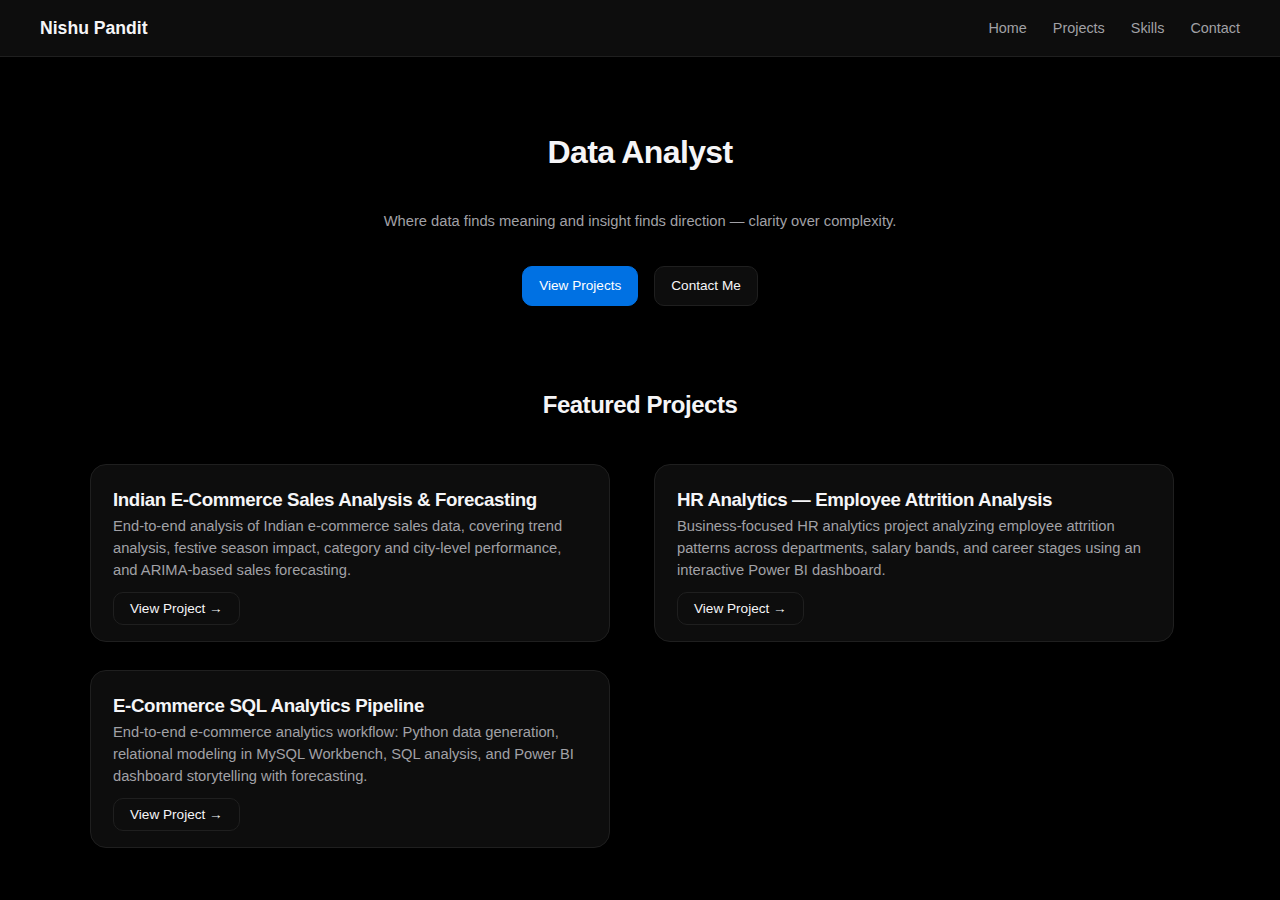
<file: index.html>
<!DOCTYPE html>
<html lang="en">
<head>
  <meta charset="UTF-8" />
  <title>Nishu Pandit | Data Analyst</title>
  <meta name="viewport" content="width=device-width, initial-scale=1.0" />
  <link rel="stylesheet" href="style.css" />
</head>

<body>

<!-- ===============================
     NAVBAR
================================ -->
<nav class="navbar">
  <div class="navbar-container">
    <div class="nav-logo">Nishu Pandit</div>

    <div class="nav-links">
      <a href="index.html">Home</a>
      <a href="projects.html">Projects</a>
      <a href="skills.html">Skills</a>
      <a href="contact.html">Contact</a>
    </div>
  </div>
</nav>

<!-- ===============================
     HERO SECTION
================================ -->
<section class="container text-center hero">

  <h1>Data Analyst</h1>

  <p class="mt-40">
    Where data finds meaning and insight finds direction — clarity over complexity.
  </p>

  <div class="mt-40" style="display:flex; gap:16px; justify-content:center;">
    <a href="projects.html" class="btn btn-primary">View Projects</a>
    <a href="contact.html" class="btn">Contact Me</a>
  </div>

</section>

<!-- ===============================
     FEATURED PROJECTS
================================ -->
<section class="container">

  <h2 class="text-center">Featured Projects</h2>

  <div class="featured-grid mt-40">

    <!-- Project 1 -->
    <div class="card">
      <h3>Indian E-Commerce Sales Analysis & Forecasting</h3>

      <p>
        End-to-end analysis of Indian e-commerce sales data,
        covering trend analysis, festive season impact,
        category and city-level performance, and
        ARIMA-based sales forecasting.
      </p>

      <a href="projects.html#ecommerce-project" class="btn">View Project →</a>
    </div>

    <!-- Project 2 -->
    <div class="card">
      <h3>HR Analytics — Employee Attrition Analysis</h3>

      <p>
        Business-focused HR analytics project analyzing
        employee attrition patterns across departments,
        salary bands, and career stages using an
        interactive Power BI dashboard.
      </p>

      <a href="projects.html#hr-project" class="btn">View Project →</a>
    </div>

    <!-- Project 3 -->
    <div class="card">
      <h3>E-Commerce SQL Analytics Pipeline</h3>

      <p>
        End-to-end e-commerce analytics workflow: Python data generation,
        relational modeling in MySQL Workbench, SQL analysis,
        and Power BI dashboard storytelling with forecasting.
      </p>

      <a href="projects.html#ecommerce-sql-project" class="btn">View Project →</a>
    </div>

  </div>

</section>

</body>
</html>
</file>
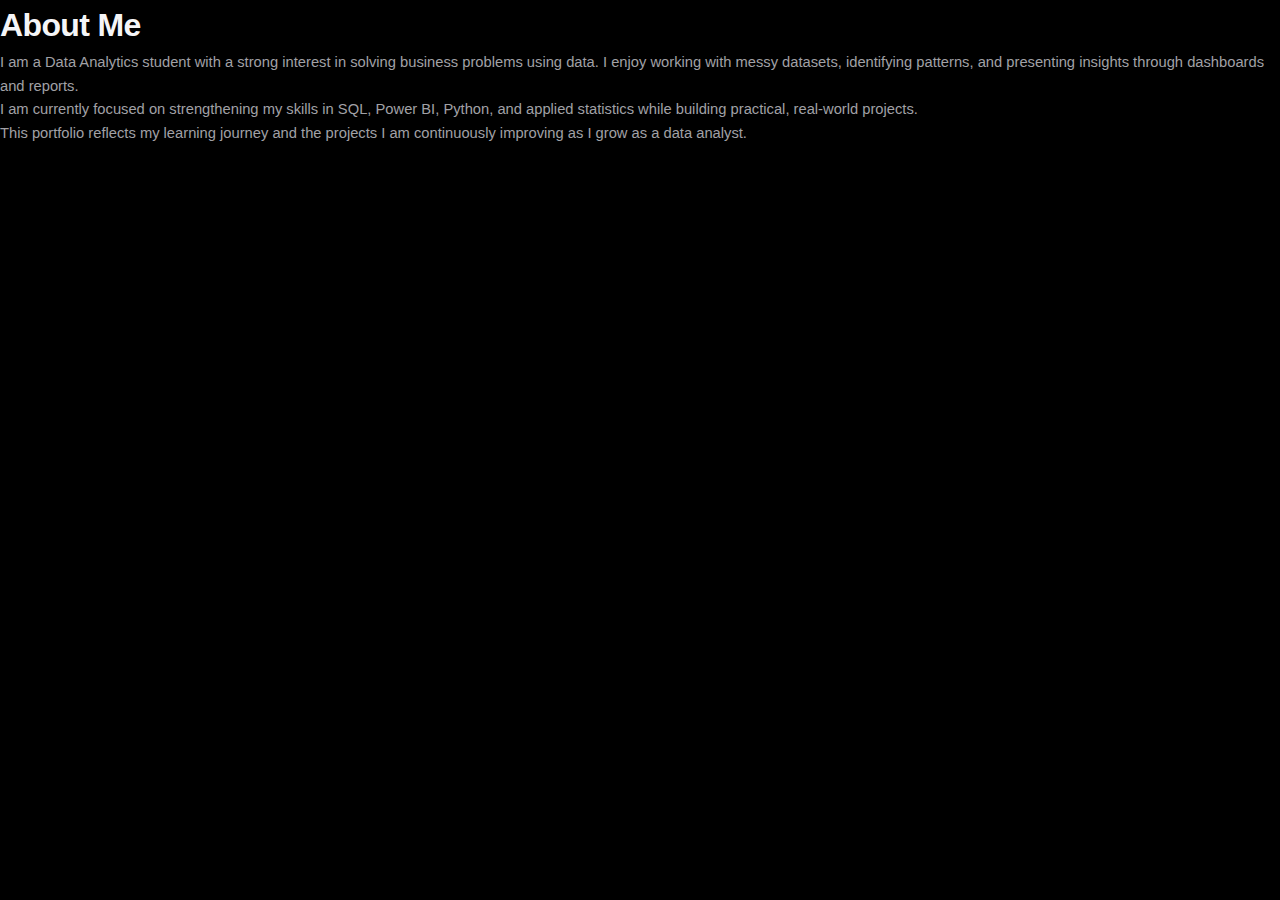
<file: about.html>
<!DOCTYPE html>
<html lang="en">
<head>
  <meta charset="UTF-8" />
  <title>About | Nishu Pandit</title>
  <link rel="stylesheet" href="style.css" />
</head>
<body>

  <section class="about">
    <h1>About Me</h1>

    <p>
      I am a Data Analytics student with a strong interest in solving
      business problems using data. I enjoy working with messy datasets,
      identifying patterns, and presenting insights through dashboards
      and reports.
    </p>

    <p>
      I am currently focused on strengthening my skills in SQL,
      Power BI, Python, and applied statistics while building
      practical, real-world projects.
    </p>

    <p>
      This portfolio reflects my learning journey and the projects
      I am continuously improving as I grow as a data analyst.
    </p>
  </section>

</body>
</html>
</file>
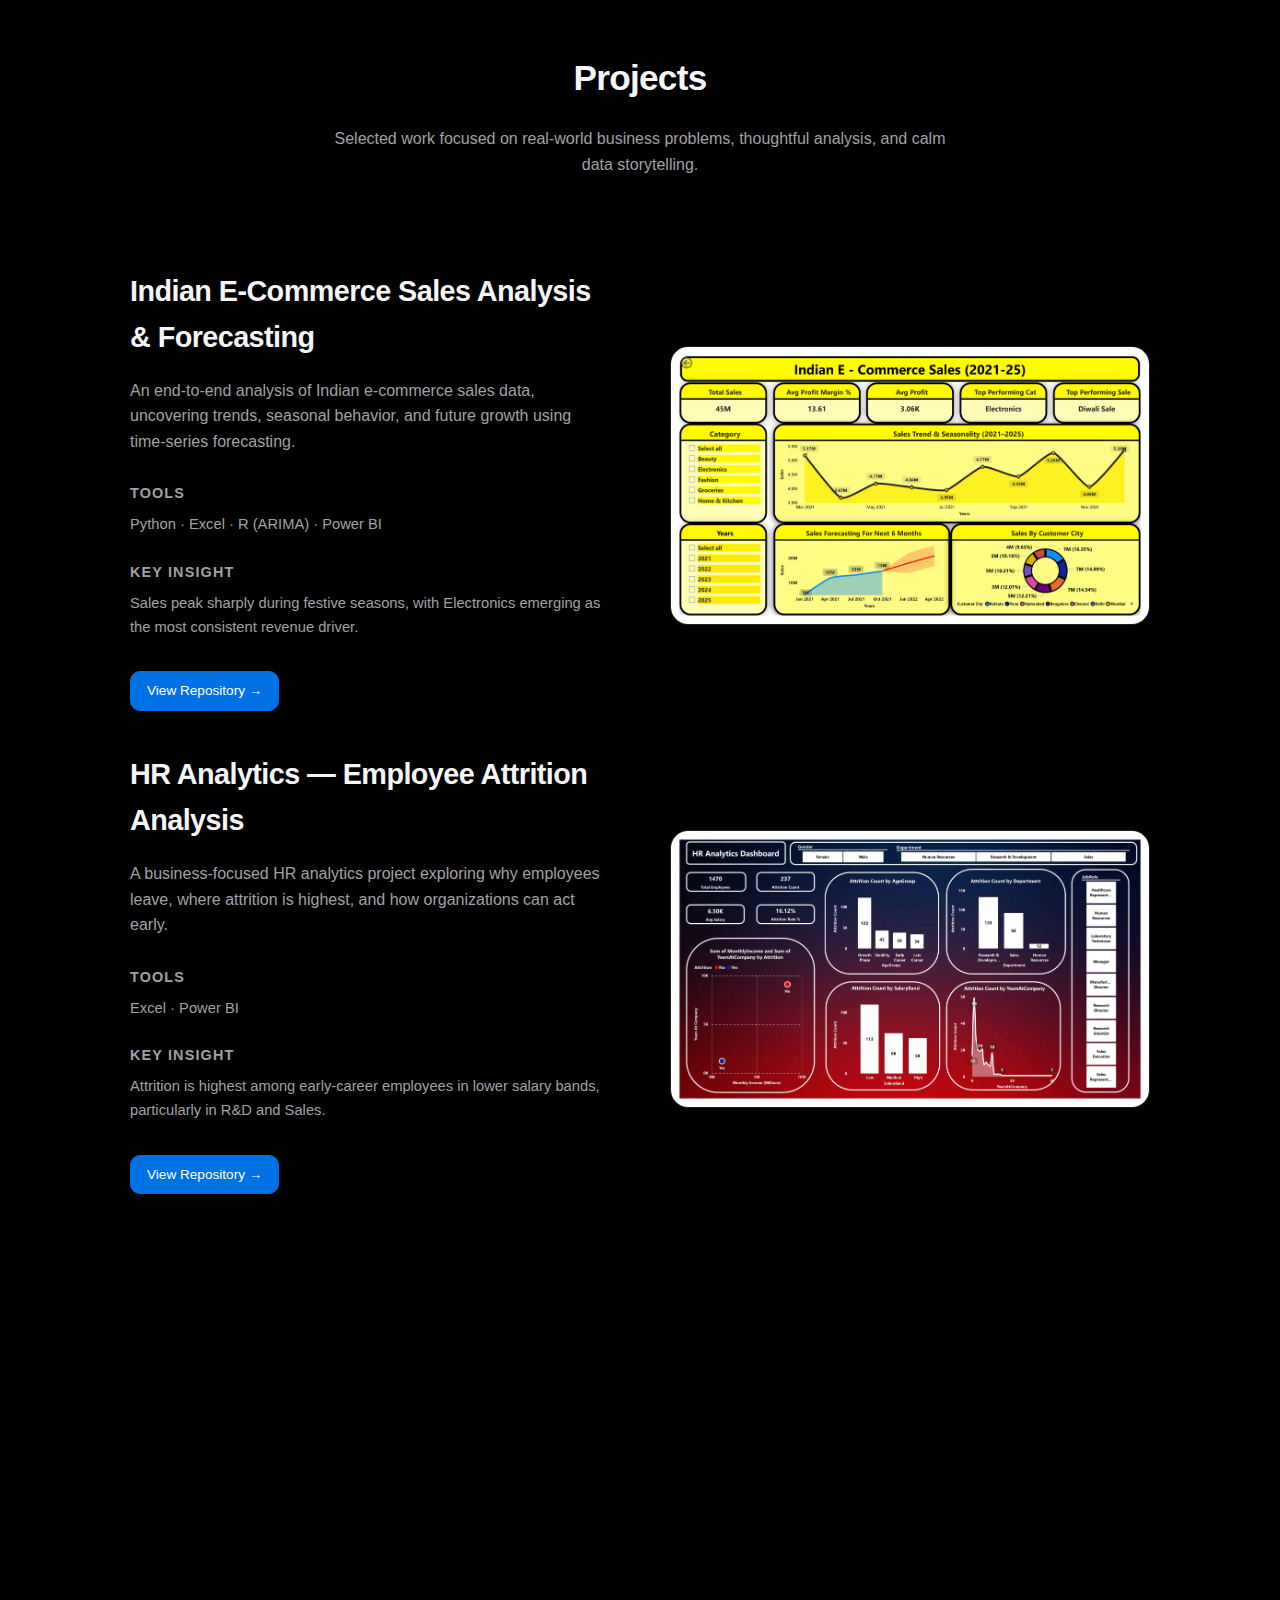
<file: projects.html>
<!DOCTYPE html>
<html lang="en">
<head>
  <meta charset="UTF-8" />
  <title>Projects | Nishu Pandit</title>
  <meta name="viewport" content="width=device-width, initial-scale=1.0">
  <link rel="stylesheet" href="./style.css" />
</head>
<body>

<!-- ===============================
     PROJECTS INTRO
     =============================== -->
<section class="container text-center project-hero">
  <h1>Projects</h1>
  <p>
    Selected work focused on real-world business problems,
    thoughtful analysis, and calm data storytelling.
  </p>
</section>

<!-- ===============================
     PROJECT 1
     =============================== -->

<section class="project-cinematic reveal" id="ecommerce-project">

  <div class="project-text">
    <h2>Indian E-Commerce Sales Analysis & Forecasting</h2>

    <p class="project-lead">
      An end-to-end analysis of Indian e-commerce sales data,
      uncovering trends, seasonal behavior, and future growth
      using time-series forecasting.
    </p>

    <h3>Tools</h3>
    <p>Python · Excel · R (ARIMA) · Power BI</p>

    <h3>Key Insight</h3>
    <p>
      Sales peak sharply during festive seasons, with Electronics
      emerging as the most consistent revenue driver.
    </p>

    <a href="https://github.com/imnishupandit/indian-ecommerce-sales-analysis"
       target="_blank"
       class="btn btn-primary">
      View Repository →
    </a>
  </div>

  <div class="project-visual">
    <img src="./assets/dashboard.jpg" alt="E-Commerce Sales Dashboard">
  </div>

</section>

<!-- ===============================
     PROJECT 2
     =============================== -->
<section class="project-cinematic reveal" id="hr-project">

  <div class="project-text">
    <h2>HR Analytics — Employee Attrition Analysis</h2>

    <p class="project-lead">
      A business-focused HR analytics project exploring
      why employees leave, where attrition is highest,
      and how organizations can act early.
    </p>

    <h3>Tools</h3>
    <p>Excel · Power BI</p>

    <h3>Key Insight</h3>
    <p>
      Attrition is highest among early-career employees
      in lower salary bands, particularly in R&D and Sales.
    </p>

    <a href="https://github.com/imnishupandit/hr-analytics-attrition-dashboard"
       target="_blank"
       class="btn btn-primary">
      View Repository →
    </a>
  </div>

  <div class="project-visual">
    <img src="./assets/hr-dashboard.jpg" alt="HR Analytics Dashboard">
  </div>

</section>
<script>
  const reveals = document.querySelectorAll('.reveal');

  const observer = new IntersectionObserver(
    entries => {
      entries.forEach(entry => {
        if (entry.isIntersecting) {
          entry.target.classList.add('active');
        }
      });
    },
    {
      threshold: 0.15
    }
  );

  reveals.forEach(section => {
    observer.observe(section);
  });
</script>

<!-- ===============================
     PROJECT 3
     =============================== -->
<section class="project-cinematic reveal" id="ecommerce-sql-project">

  <div class="project-text">
    <h2>E-Commerce Revenue & Customer Analytics</h2>

    <p class="project-lead">
      End-to-end analytics pipeline built using synthetic e-commerce data.
      The workflow starts with Python data generation, moves through
      SQL-based relational modeling in MySQL Workbench, and concludes
      with business-focused dashboards in Power BI.
    </p>

    <h3>Tools</h3>
    <p>Python · MySQL Workbench · SQL · Power BI · DAX</p>

    <h3>Key Insight</h3>
    <p>
      Revenue is highly concentrated among a small group of products,
      with the Top 5 items contributing over 80% of total sales,
      revealing potential dependency risk in product strategy.
    </p>

    <a href="https://github.com/imnishupandit/ecommerce-sql-powerbi-analysis"
       target="_blank"
       class="btn btn-primary">
      View Repository →
    </a>
  </div>

  <div class="project-visual">
    <img src="./assets/ecommerce-dashboard.png"
         alt="E-Commerce Analytics Dashboard">
  </div>

</section>
  
</body>
</html>
</file>
<file: style.css>
/* ===============================
   APPLE STYLE FOUNDATION CSS
   =============================== */

/* Reset */
* {
  margin: 0;
  padding: 0;
  box-sizing: border-box;
}

/* Root variables */
:root {
  --bg-main: #000000;
  --bg-surface: #0d0d0d;
  --border-soft: #1f1f1f;

  --text-main: #f5f5f7;
  --text-muted: #a1a1a6;

  --accent-blue: #0071e3;
}

/* Body */
body {
  font-family: -apple-system, BlinkMacSystemFont,
    "SF Pro Display", "SF Pro Text",
    "Segoe UI", Roboto, Helvetica, Arial, sans-serif;

  background-color: var(--bg-main);
  color: var(--text-main);
  line-height: 1.6;
  -webkit-font-smoothing: antialiased;
}

/* Links */
a {
  text-decoration: none;
  color: inherit;
}

/* Headings */
h1, h2, h3, h4, h5, h6 {
  font-weight: 600;
  letter-spacing: -0.02em;
}

/* Paragraph */
p {
  font-size: 0.92rem;
  color: var(--text-muted);
}

/* ===============================
   NAVBAR
   =============================== */

.navbar {
  width: 100%;
  background-color: var(--bg-surface);
  border-bottom: 1px solid var(--border-soft);
  padding: 14px 40px;
}

.navbar-container {
  max-width: 1200px;
  margin: auto;
  display: flex;
  justify-content: space-between;
  align-items: center;
}

.nav-logo {
  font-size: 1.1rem;
  font-weight: 600;
}

.nav-links {
  display: flex;
  gap: 26px;
}

.nav-links a {
  font-size: 0.9rem;
  font-weight: 500;
  color: var(--text-muted);
  transition: color 0.25s ease;
}

.nav-links a:hover {
  color: var(--text-main);
}

/* ===============================
   BUTTONS
   =============================== */

.btn {
  padding: 8px 16px;
  border-radius: 10px;
  font-size: 0.85rem;
  font-weight: 500;
  border: 1px solid var(--border-soft);
  background-color: var(--bg-surface);
  color: var(--text-main);
  cursor: pointer;

  transition:
    background-color 0.25s ease,
    transform 0.2s ease;
}

.btn:hover {
  background-color: #141414;
}

.btn:active {
  transform: scale(0.96);
}

.btn-primary {
  background-color: var(--accent-blue);
  border-color: var(--accent-blue);
  color: #ffffff;
}

.btn-primary:hover {
  background-color: #0063c6;
}

/* ===============================
   CONTAINER
   =============================== */

.container {
  max-width: 1200px;
  margin: auto;
  padding: 50px 40px;
}

/* ===============================
   HERO
   =============================== */

.hero {
  padding: 70px 20px 30px;
}

/* ===============================
   CARD – COMPACT APPLE STYLE
   =============================== */

.card {
  background-color: var(--bg-surface);
  border: 1px solid var(--border-soft);
  border-radius: 16px;

  /* 🔽 SIZE CONTROL */
  padding: 20px 22px;
  max-width: 520px;

  transition:
    transform 0.35s cubic-bezier(0.4, 0, 0.2, 1),
    box-shadow 0.35s ease;
}

.card:hover {
  transform: translateY(-6px);
  box-shadow: 0 18px 34px rgba(0, 0, 0, 0.55);
}

.card p {
  margin-bottom: 14px;
  line-height: 1.5;
}

.card .btn {
  margin-top: 6px;
}

/* ===============================
   UTILITIES
   =============================== */

.text-center {
  text-align: center;
}

.mt-40 {
  margin-top: 32px;
}
/* ===============================
   CINEMATIC PROJECTS PAGE
   =============================== */

.project-hero h1 {
  font-size: 2.2rem;
}

.project-hero p {
  max-width: 620px;
  margin: 20px auto 0;
  font-size: 1rem;
}

/* Cinematic section */
.project-cinematic {
  max-width: 1100px;
  margin: 40px auto;
  padding: 0 40px;

  display: grid;
  grid-template-columns: 1fr 1fr;
  gap: 60px;
  align-items: center;
}

/* Text block */
.project-text h2 {
  font-size: 1.8rem;
  margin-bottom: 18px;
}

.project-lead {
  font-size: 1rem;
  margin-bottom: 28px;
}

.project-text h3 {
  margin-top: 24px;
  font-size: 0.9rem;
  text-transform: uppercase;
  letter-spacing: 0.08em;
  color: var(--text-muted);
}

.project-text p {
  margin-top: 8px;
  line-height: 1.6;
}

/* Image block */
.project-visual img {
  width: 100%;
  border-radius: 18px;
  border: 1px solid var(--border-soft);
  box-shadow: 0 30px 60px rgba(0,0,0,0.6);
}

/* Mobile */
@media (max-width: 900px) {
  .project-cinematic {
    grid-template-columns: 1fr;
    gap: 40px;
  }
}
/* ===============================
   SCROLL REVEAL (SUBTLE)
   =============================== */

.reveal {
  opacity: 0;
  transform: translateY(24px);
  transition:
    opacity 0.8s ease,
    transform 0.8s cubic-bezier(0.4, 0, 0.2, 1);
}

.reveal.active {
  opacity: 1;
  transform: translateY(0);
}
@media (max-width: 600px) {

  .project-hero h1 {
    font-size: 1.8rem;
  }

  .project-hero p {
    font-size: 0.95rem;
  }

  .project-cinematic {
    margin: 70px auto;
    padding: 0 20px;
  }

  .project-text h2 {
    font-size: 1.4rem;
  }

  .project-lead {
    font-size: 0.95rem;
    margin-bottom: 22px;
  }

  .project-visual img {
    border-radius: 14px;
    box-shadow: 0 20px 40px rgba(0,0,0,0.55);
  }

  .project-text .btn {
    margin-top: 20px;
    width: fit-content;
  }
}

.project-text .btn {
  display: inline-block;
  margin-top: 28px;
}

.project-text .btn {
  display: inline-block;
  margin-top: 32px;
}

/* ===============================
   SKILLS PAGE
   =============================== */

.skills-hero p {
  max-width: 560px;
  margin: 18px auto 0;
  font-size: 1rem;
}

/* Skills grid – fixed 3 per row */
.skills-grid {
  display: grid;
  grid-template-columns: repeat(3, 1fr);
  gap: 24px;
}


/* Skill card */
.skill-card {
  padding: 20px;
}

.skill-card span {
  display: block;
  font-size: 1.05rem;
  font-weight: 600;
  margin-bottom: 6px;
}

.skill-card p {
  font-size: 0.88rem;
  line-height: 1.4;
}

/* Mobile tuning */
@media (max-width: 600px) {
  .skills-grid {
    gap: 18px;
  }
}

/* Tablet */
@media (max-width: 900px) {
  .skills-grid {
    grid-template-columns: repeat(2, 1fr);
  }
}

/* Mobile */
@media (max-width: 600px) {
  .skills-grid {
    grid-template-columns: 1fr;
  }
}

/* ===============================
   SKILL ICONS
   =============================== */

.skill-card {
  text-align: left;
}

.skill-icon {
  width: 36px;
  height: 36px;
  margin-bottom: 12px;
  filter: drop-shadow(0 2px 6px rgba(0,0,0,0.4));
}

.skill-card span {
  display: block;
  font-size: 1.05rem;
  font-weight: 600;
  margin-bottom: 6px;
}

.skill-card p {
  font-size: 0.88rem;
  line-height: 1.4;
}

/* ===============================
   CONTACT PAGE
   =============================== */

.contact-hero p {
  max-width: 520px;
  margin: 18px auto 0;
  font-size: 1rem;
}

/* Contact grid */
/* Center contact grid properly */
.contact-grid {
  max-width: 900px;      /* grid ko limit karo */
  margin: 0 auto;        /* center align */
  display: grid;
  grid-template-columns: repeat(3, 1fr);
  gap: 24px;
}


/* Contact card */
.contact-card {
  text-align: left;
  padding: 22px;
}

.contact-card {
  align-items: flex-start;
}

.contact-card {
  min-height: 160px;
}

.contact-icon {
  width: 36px;
  height: 36px;
  margin-bottom: 12px;
}

.contact-card span {
  display: block;
  font-size: 1rem;
  font-weight: 600;
  margin-bottom: 6px;
}

.contact-card p {
  font-size: 0.85rem;
  color: var(--text-muted);
}

/* Hover feel */
.contact-card:hover {
  transform: translateY(-6px);
}

/* Responsive */
@media (max-width: 900px) {
  .contact-grid {
    grid-template-columns: repeat(2, 1fr);
  }
}

@media (max-width: 600px) {
  .contact-grid {
    grid-template-columns: 1fr;
  }
}

@media (max-width: 900px) { 2 columns }
@media (max-width: 600px) { 1 column }

/* ===============================
   NAVBAR ACTIVE LINK
   =============================== */

.nav-links a.active {
  color: var(--text-main);
  position: relative;
}

.nav-links a.active::after {
  content: "";
  position: absolute;
  left: 0;
  bottom: -6px;
  width: 100%;
  height: 2px;
  background-color: var(--accent-blue);
  border-radius: 2px;
}
/* ===== FORCE FEATURED PROJECTS LAYOUT (HOME ONLY) ===== */
.featured-grid {
  display: grid !important;
  grid-template-columns: repeat(2, 1fr);
  gap: 28px;
  max-width: 1100px;
  margin: 40px auto 0;
}

@media (max-width: 768px) {
  .featured-grid {
    grid-template-columns: 1fr;
  }
}
</file>
